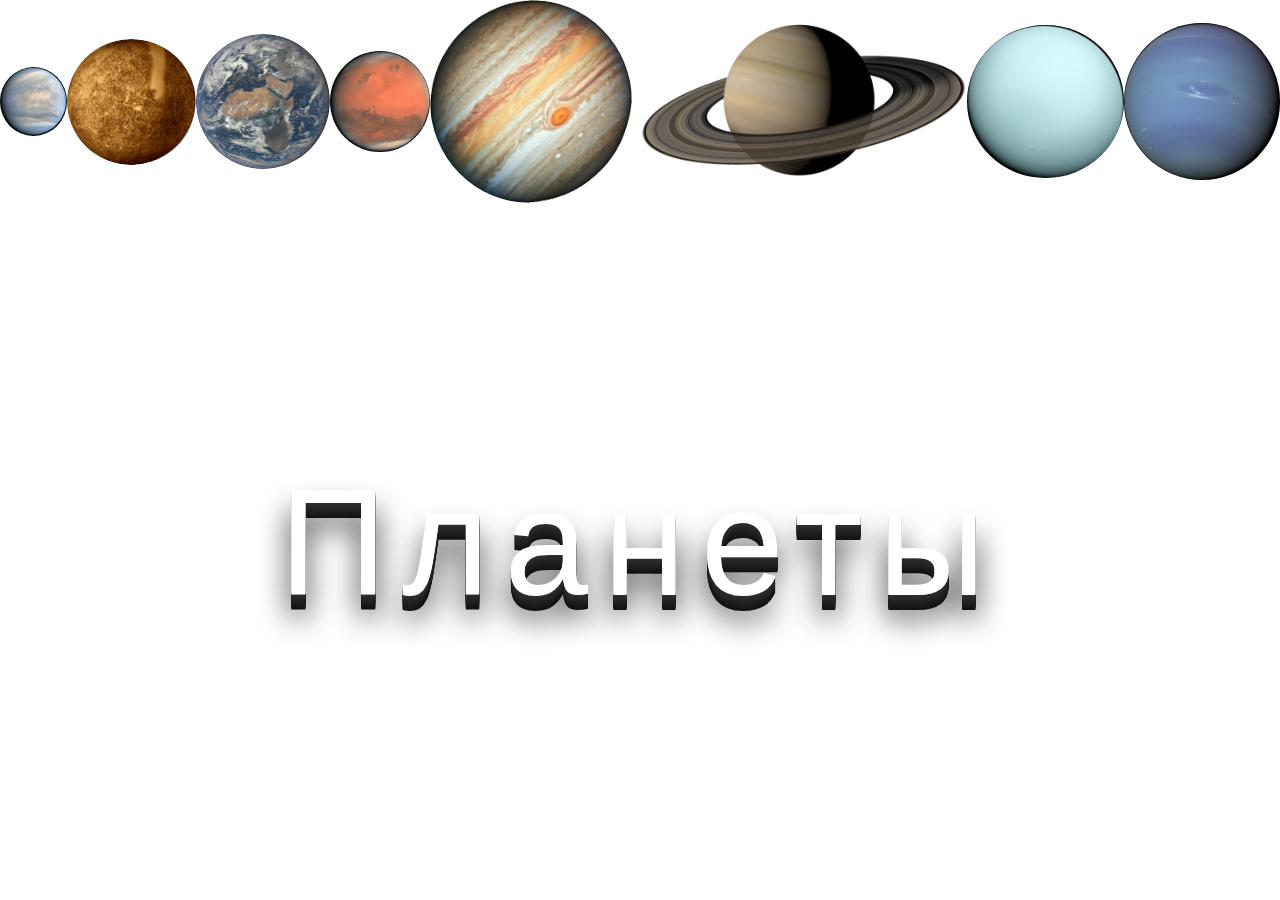
<file: index.html>
<!DOCTYPE html>
<html>
 <head>
  <meta charset="UTF-8">
  <title>Планеты</title>
  <link rel="shortcut icon" href="img/icon/icon.png" type="icon/png">
  <link rel="stylesheet" href="style.css">
 </head>
 <body class="body">
<div class="planets">
<td><a href="planet (1).html" style="width: 6%"><img class="planet" id="mercury" src="img/Planets/Mercury.jpg" alt="Меркурий"></a></td>

<td><a href="planet (2).html" style="width: 11.5%"><img class="planet" id="venus" src="img/Planets/Venus.png" alt="Венера"></a></td>

<td><a href="planet (3).html" style="width: 12%"><img class="planet" id="earth" src="img/Planets/Earth.png" alt="Земля"></a></td>

<td><a href="planet (4).html" style="width: 9%"><img class="planet" id="mars" src="img/Planets/Mars.jpg" alt="Марс"></a></td>

<td><a href="planet (5).html" style="width: 18%"><img class="planet" id="jupiter" src="img/Planets/Jupiter.png" alt="Юпитер"></a></td>

<td><a href="planet (6).html" style="width: 30%"><img class="planet" id="saturn" src="img/Planets/saturn.png" alt="Сатурн"></a></td>

<td><a href="planet (7).html" style="width: 14%"><img class="planet" id="uranus" src="img/Planets/Uranus.jpg" alt="Уран"></a></td>

<td><a href="planet (8).html" style="width: 14%"><img class="planet" id="neptune" src="img/Planets/Neptune.jpg" alt="Нептун"></a></td>
</div>

<p class="title">Планеты</p>

 </body>
</html>
</file>
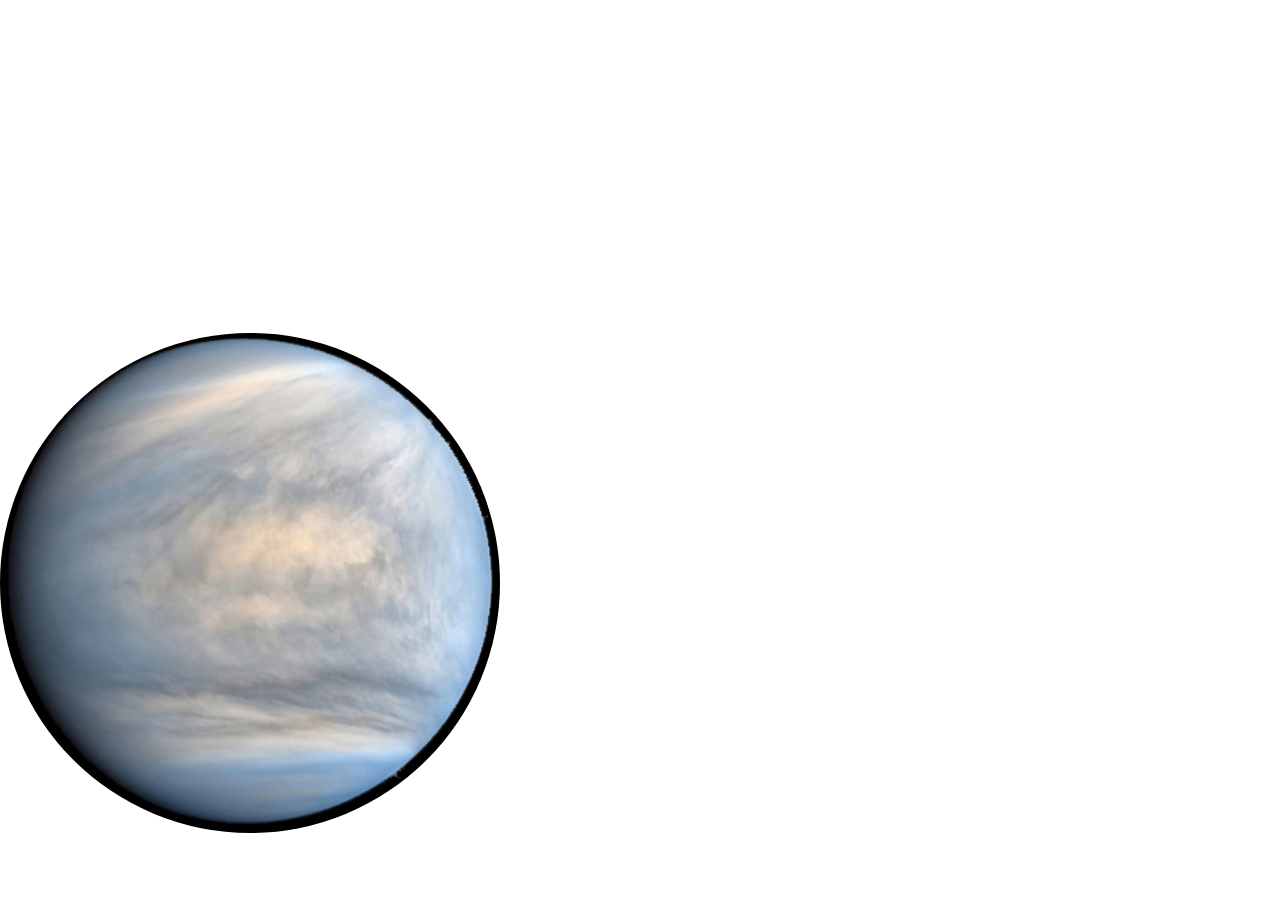
<file: planet (1).html>
<!DOCTYPE html>
<html>
 <head>
  <meta charset="UTF-8">
  <title>Меркурий описание</title>
  <link rel="shortcut icon" href="img/icon/icon3.png" type="icon3/png">
  <link rel="stylesheet" href="style2.css">
 </head>
 <body>
<h1 align="center">Меркурий</h1>
<h2 align="center">Описание</h2>
<ul>
	<li>Мерку́рий — ближайшая к Солнцу планета Солнечной системы, наименьшая из планет земной группы.</li> 
	<li>Названа в честь древнеримского бога торговли — быстрого Меркурия, поскольку она движется по небу быстрее других планет. </li>
	<li>Её период обращения вокруг Солнца составляет всего 87,97 дней — самый короткий среди всех планет Солнечной системы.</li>
	<li>Видимое расстояние Меркурия от Солнца, если смотреть с Земли, никогда не превышает 28°. </li>
	<li>Эта близость к Солнцу означает, что планету можно увидеть только в течение небольшого времени после захода или до восхода солнца, обычно в сумерках.</li>
</ul>
<p align="center"><a href="index.html">Назад</a></p>
<img style="border-radius: 50%" src="img/Planets/Mercury.jpg" width="500" height="500" alt="Меркурий">
 </body>
</html>
</file>
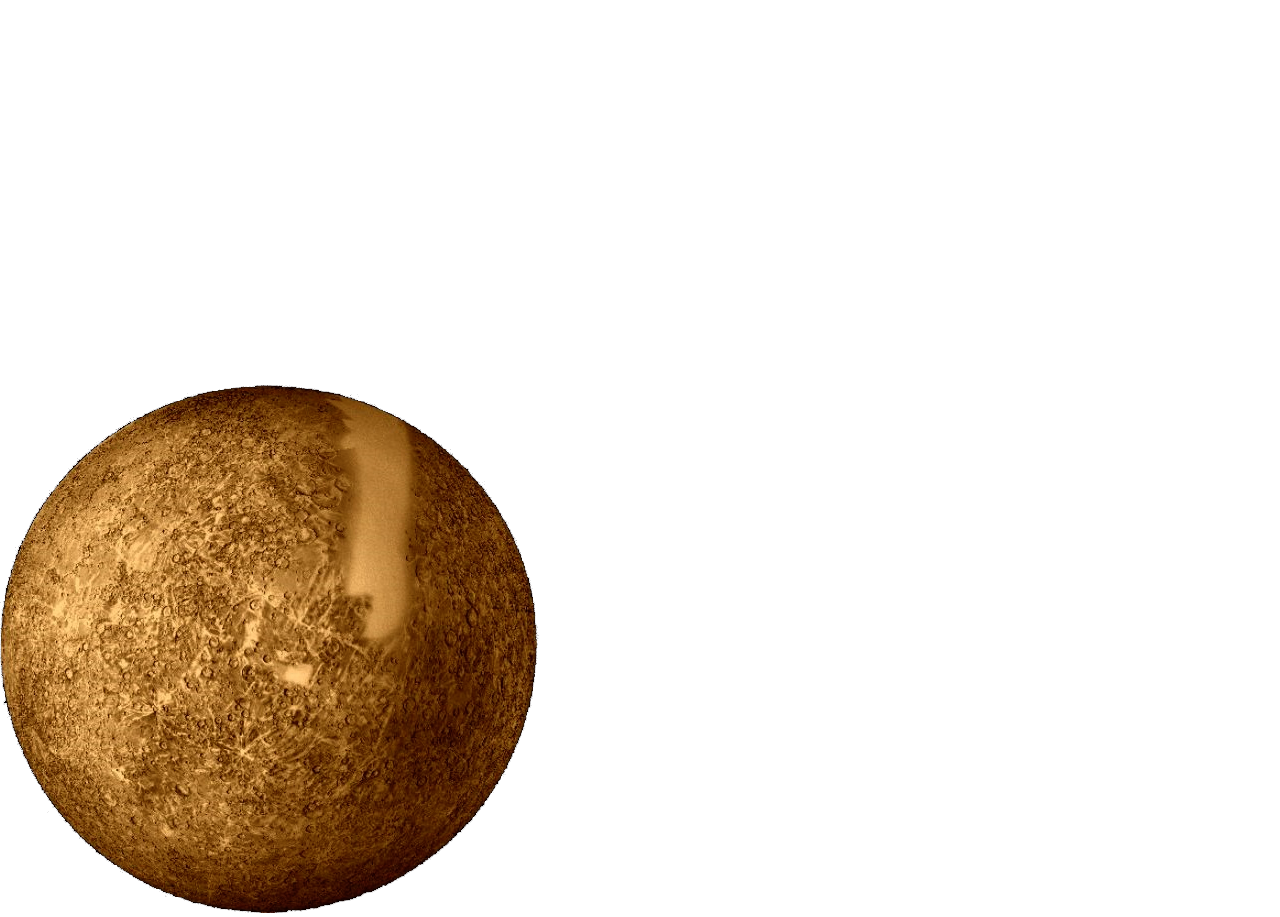
<file: planet (2).html>
<!DOCTYPE html>
<html>
 <head>
  <meta charset="UTF-8">
  <title>Венера описание</title>
  <link rel="shortcut icon" href="img/icon/icon6.png" type="icon6/png">
  <link rel="stylesheet" href="style2.css">
 </head>
 <body>
<h1 align="center">Венера</h1>
<h2 align="center">Описание</h2>
<ul>
  <li>Вене́ра — вторая по удалённости от Солнца планета Солнечной системы, наряду с Меркурием, Землёй и Марсом принадлежащая к семейству планет земной группы.</li>
  <li>Названа в честь древнеримской богини любви Венеры.</li>
  <li>По ряду характеристик — например, по массе и размерам — Венера считается «сестрой» Земли.</li>
  <li>Венерианский год составляет 224,7 земных суток.</li>
  <li>Она имеет самый длинный период вращения вокруг своей оси (около 243 земных суток, в среднем 243,0212 ± 0,00006 сут) среди всех планет Солнечной системы и вращается в направлении, противоположном направлению вращения большинства планет.</li>
  <li>Венера не имеет естественных спутников.</li>
</ul>
<p align="center"><a href="index.html">Назад</a></p>
<img src="img/Planets/Venus.png" alt="Венера">
</body>
</html>
</file>
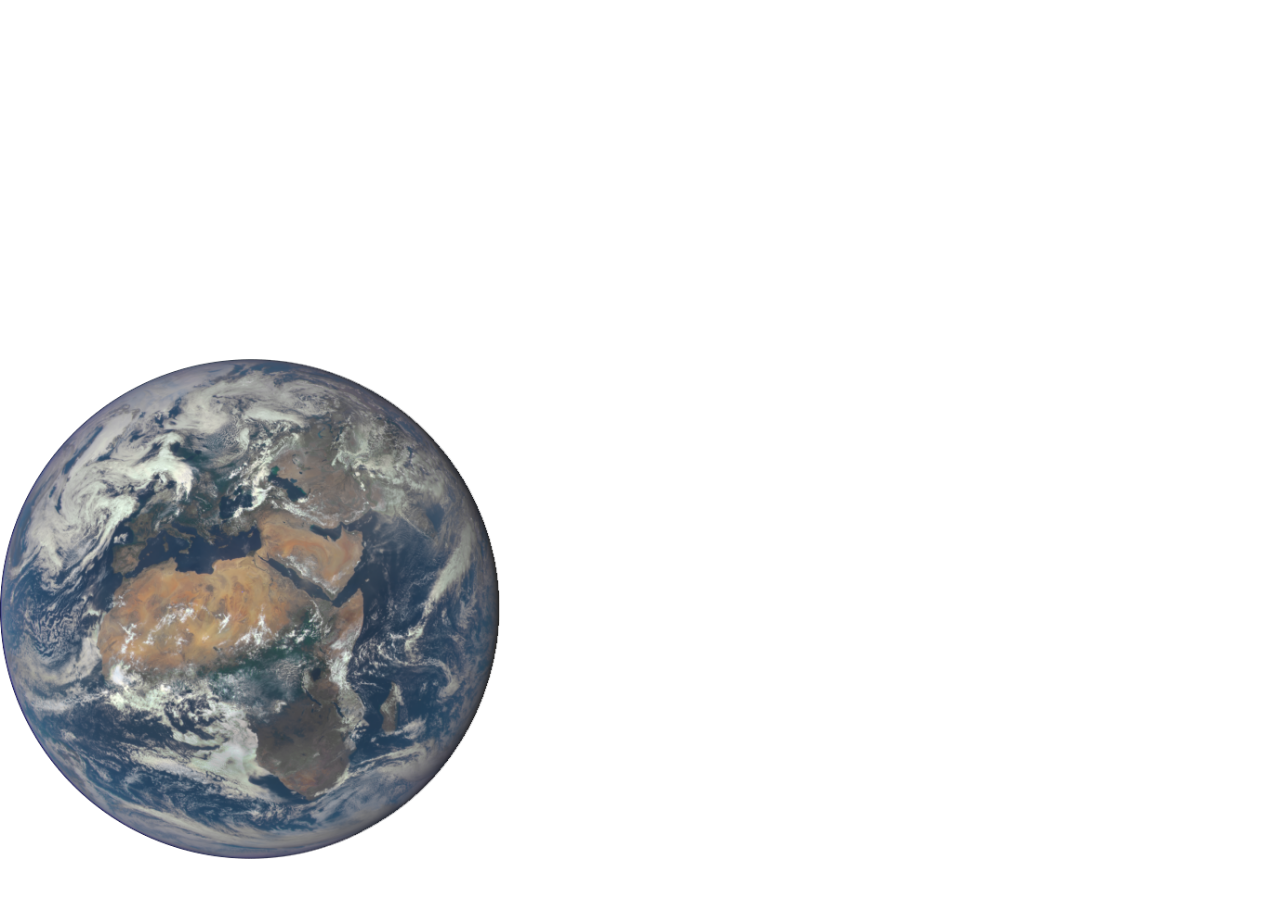
<file: planet (3).html>
<!DOCTYPE html>
<html>
 <head>
  <meta charset="UTF-8">
  <title>Земля описание</title>
  <link rel="shortcut icon" href="img/icon/icon4.png" type="icon4/png">
  <link rel="stylesheet" href="style2.css">
 </head>
 <body>
<h1 align="center">Земля</h1>
<h2 align="center">Описание</h2>
<ul>
	<li>Земля́ — третья по удаленности от Солнца планета Солнечной системы. </li>
	<li>Самая плотная, пятая по диаметру и массе среди всех планет и крупнейшая среди планет земной группы, в которую входят также Меркурий, Венера и Марс. </li>
	<li>Единственное известное человеку на данный момент тело Солнечной системы в частности и Вселенной вообще, населенное живыми организмами.</li>
	<li>В публицистике и научно-популярной литературе могут использоваться синонимические термины — мир, голубая планета, Терра (от лат. Terra).</li>
</ul>
<p align="center"><a href="index.html">Назад</a></p>
<img src="img/Planets/Earth.png" width="500" height="500" alt="Земля">
 </body>
</html>
</file>
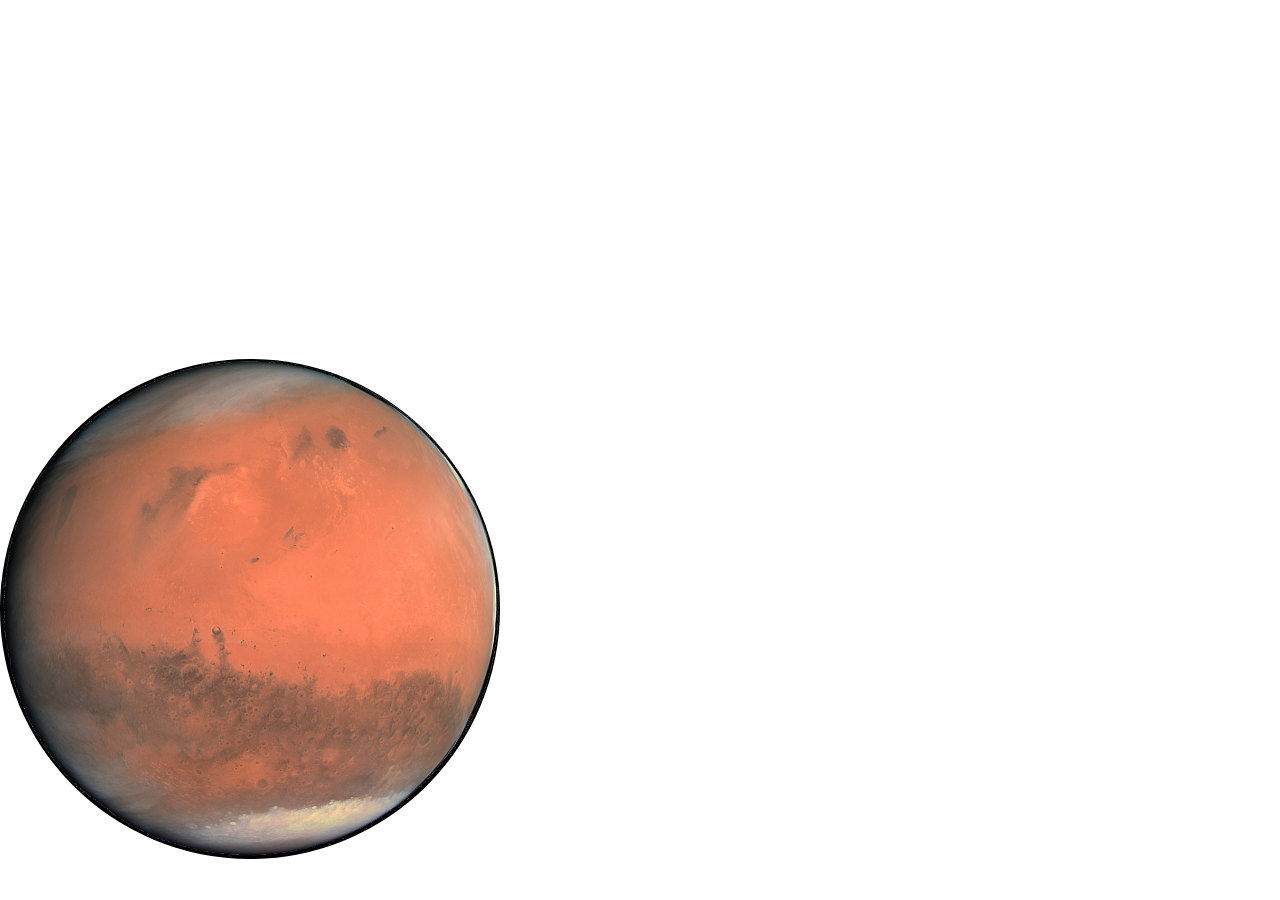
<file: planet (4).html>
<!DOCTYPE html>
<html>
 <head>
  <meta charset="UTF-8">
  <title>Марс описание</title>
  <link rel="shortcut icon" href="img/icon/icon2.png" type="icon2/png">
  <link rel="stylesheet" href="style2.css">
 </head>
 <body>
<h1 align="center">Марс</h1>
<h2 align="center">Описание</h2>
<ul>
	<li>Марс — четвёртая по удалённости от Солнца и седьмая по размерам планета Солнечной системы; масса планеты составляет 10,7 % массы Земли.</li> 
	<li>Названа в честь Марса — древнеримского бога войны, соответствующего древнегреческому Аресу Иногда Марс называют «красной планетой» из-за красноватого оттенка поверхности, передаваемого ей минералом магнитом — γ-оксидом железа,  Марс — планета земной группы с разреженной атмосферой (давление у поверхности в 160 раз меньше земного).</li>
	<li>Перейти к разделу Атмосфера и климат Особенностями поверхностного рельефа Марса можно считать ударные кратеры наподобие лунных, а также вулканы, долины, пустыни и полярные ледниковые шапки наподобие земных.</li>
</ul>
<p align="center"><a href="index.html">Назад</a></p>
<img style="border-radius: 50%" src="img/Planets/Mars.jpg" width="500" height="500" alt="Марс">
 </body>
</html>
</file>
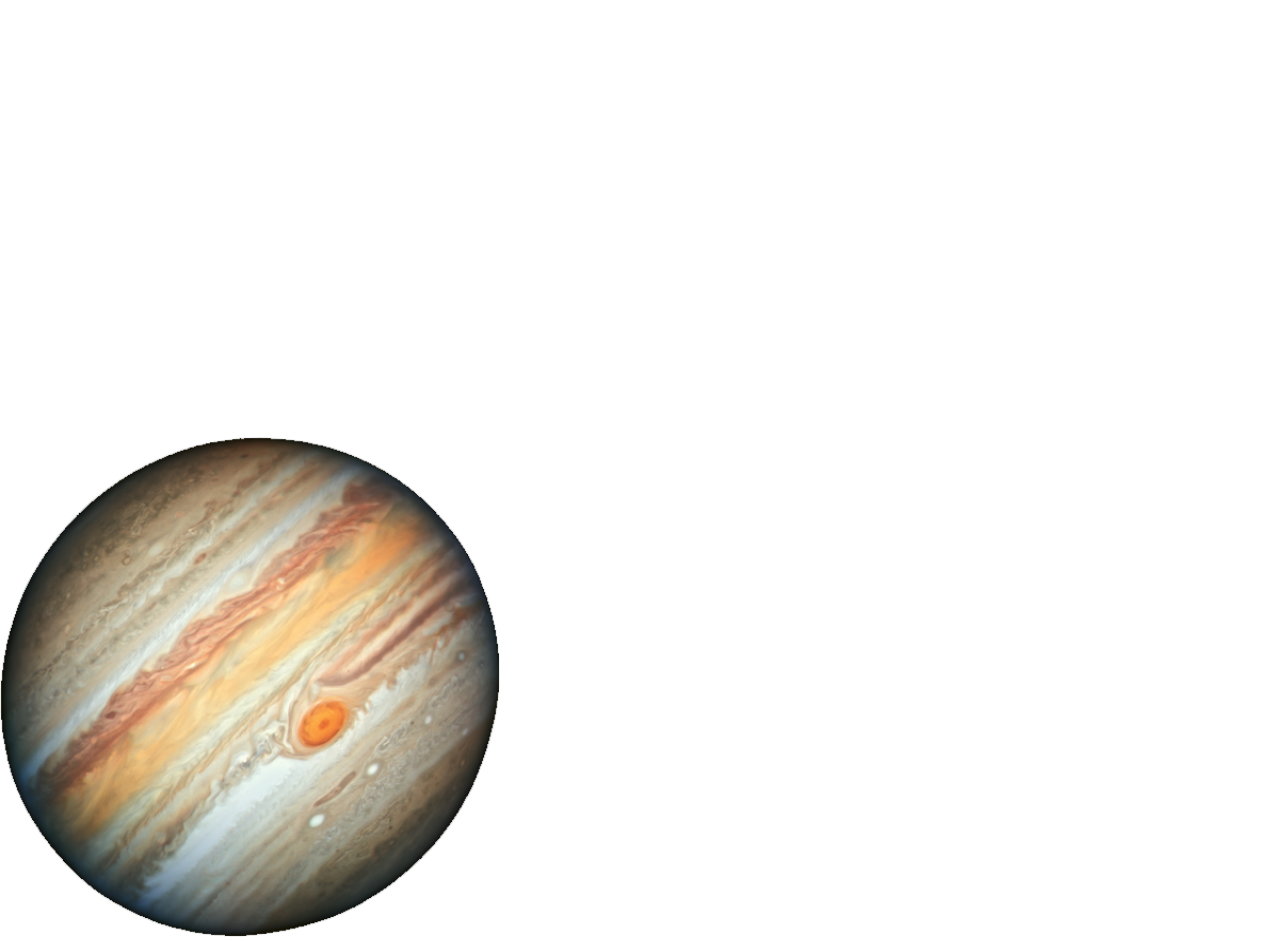
<file: planet (5).html>
<!DOCTYPE html>
<html>
 <head>
  <meta charset="UTF-8">
  <title>Юпитер описание</title>
  <link rel="shortcut icon" href="img/icon/icon5.png" type="icon5/png">
  <link rel="stylesheet" href="style2.css">
 </head>
 <body>
<h1 align="center">Юпитер</h1>
<h2 align="center">Описание</h2>
<ul>
	<li>Юпи́тер — крупнейшая планета Солнечной системы, пятая по удалённости от Солнца.</li>
	<li>Наряду с Сатурном, Ураном и Нептуном, Юпитер классифицируется как газовый гигант.Планета была известна людям с глубокой древности, что нашло своё отражение в мифологии и религиозных верованиях различных культур: месопотамской, вавилонской, греческой и других.</li> 
	<li>Современное название Юпитера происходит от имени древнеримского верховного бога-громовержца.</li> 
	<li>Ряд атмосферных явлений на Юпитере: штормы, молнии, полярные сияния, — имеет масштабы, на порядки превосходящие земные.</li>
	<li>Примечательным образованием в атмосфере является Большое красное пятно — гигантский шторм, известный с XVII века.</li>
	<li>Юпитер имеет, по крайней мере, 79 спутников, самые крупные из которых — Ио, Европа, Ганимед и Каллисто— были открыты Галилео Галилеем в 1610 году.</li>
</ul>
<p align="center"><a href="index.html">Назад</a></p>
<img src="img/Planets/Jupiter.png" width="500" height="500" alt="Меркурий">
 </body>
</html>
</file>
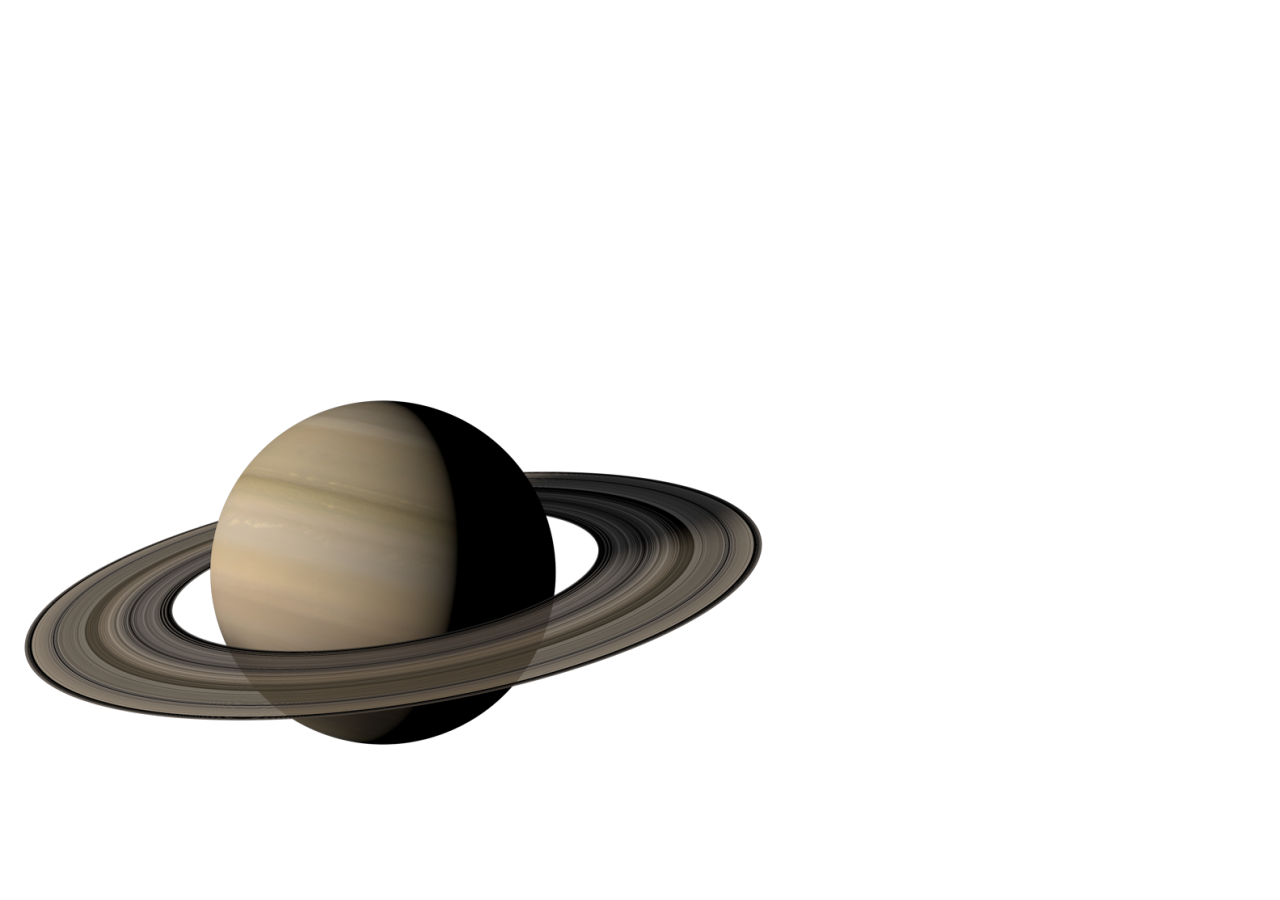
<file: planet (6).html>
<!DOCTYPE html>
<html>
 <head>
  <meta charset="UTF-8">
  <title>Сатурн описание</title>
  <link rel="shortcut icon" href="img/icon/saturn.png" type="saturn/png">
  <link rel="stylesheet" href="style2.css">
 </head>
 <body>
<h1 align="center">Сатурн</h1>
<h2 align="center">Описание</h2>
<ul>
	<li>Сату́рн — шестая планета от Солнца и вторая по размерам планета в Солнечной системе после Юпитера.</li> 
	<li>Сатурн, а также Юпитер, Уран и Нептун, классифицируются как планеты-гиганты. </li>
	<li>Сатурн назван в честь римского бога земледелия. Символ Сатурна — серп.</li>
	<li>В основном Сатурн состоит из водорода, с примесями гелия и следами воды, метана, аммиака и тяжёлых элементов. </li>
	<li>Внутренняя область представляет собой относительно небольшое ядро из железа, никеля и льда, покрытое тонким слоем металлического водорода и газообразным внешним слоем. </li>
	<li>Внешняя атмосфера планеты кажется из космоса спокойной и однородной, хотя иногда на ней появляются долговременные образования.</li>
</ul>
<p align="center"><a href="index.html">Назад</a></p>
<img src="img/Planets/saturn.png" alt="Сатурн">
 </body>
</html>
</file>
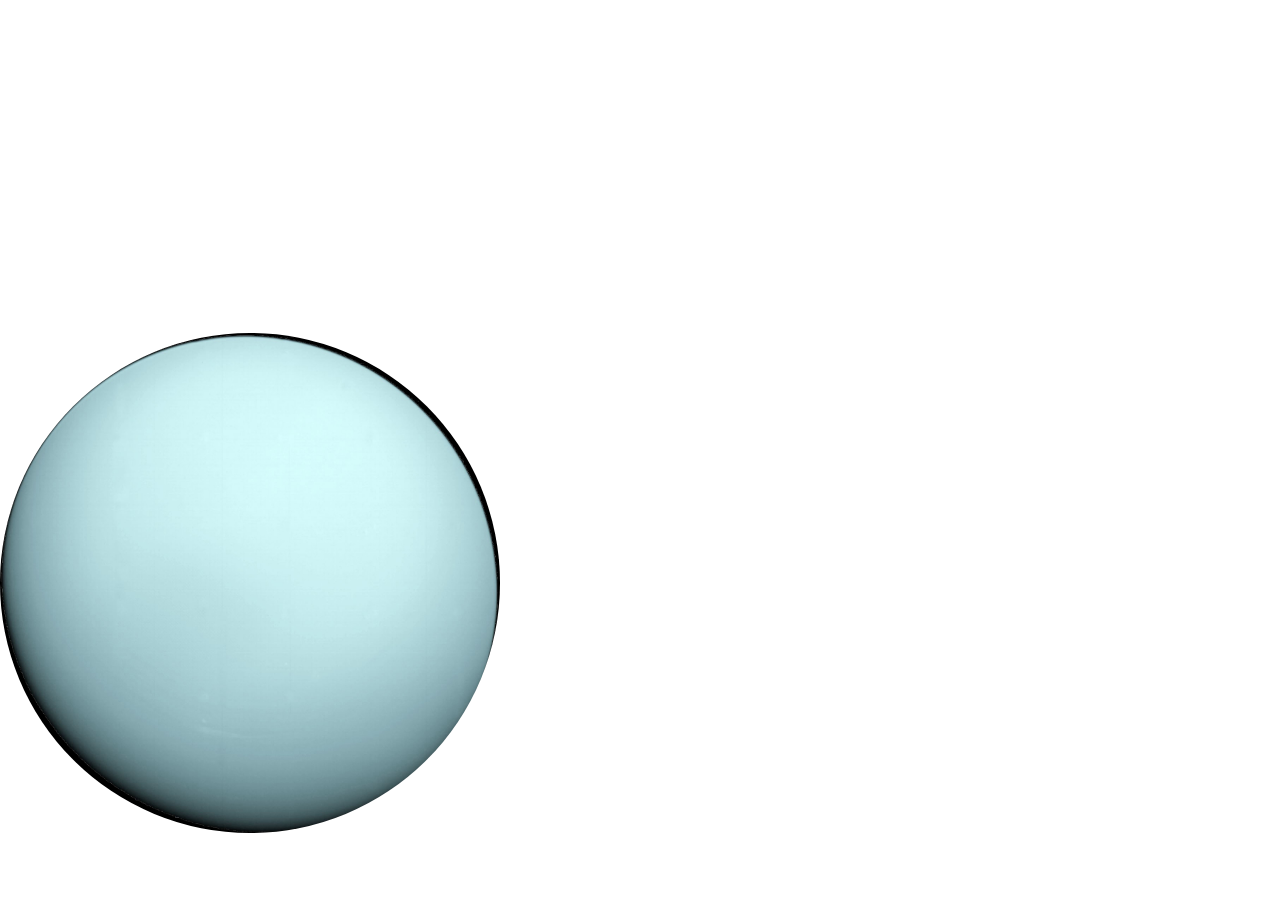
<file: planet (7).html>
<!DOCTYPE html>
<html>
 <head>
  <meta charset="UTF-8">
  <title>Уран описание</title>
  <link rel="shortcut icon" href="img/icon/yran.png" type="yran/png">
  <link rel="stylesheet" href="style2.css">
 </head>
 <body>
<h1 align="center">Уран</h1>
<h2 align="center">Описание</h2>
<ul>
	<li>Ура́н — планета Солнечной системы, седьмая по удалённости от Солнца, третья по диаметру и четвёртая по массе.</li>
	<li>Была открыта в 1781 году английским астрономом Уильямом Гершелем и названа в честь греческого бога неба Урана.</li>
	<li>Уран стал первой планетой, обнаруженной в Новое время и при помощи телескопа.</li>
	<li>Его открыл Уильям Гершель 13 марта 1781 года, тем самым впервые со времён античности расширив границы Солнечной системы в глазах человека.</li>
	<li>Несмотря на то, что порой Уран различим невооруженным глазом, более ранние наблюдатели принимали его за тусклую звезду.</li>
</ul>
<p align="center"><a href="index.html">Назад</a></p>
<img style="border-radius: 50%" src="img/Planets/Uranus.jpg" width="500" height="500" alt="Меркурий">
 </body>
</html>
</file>
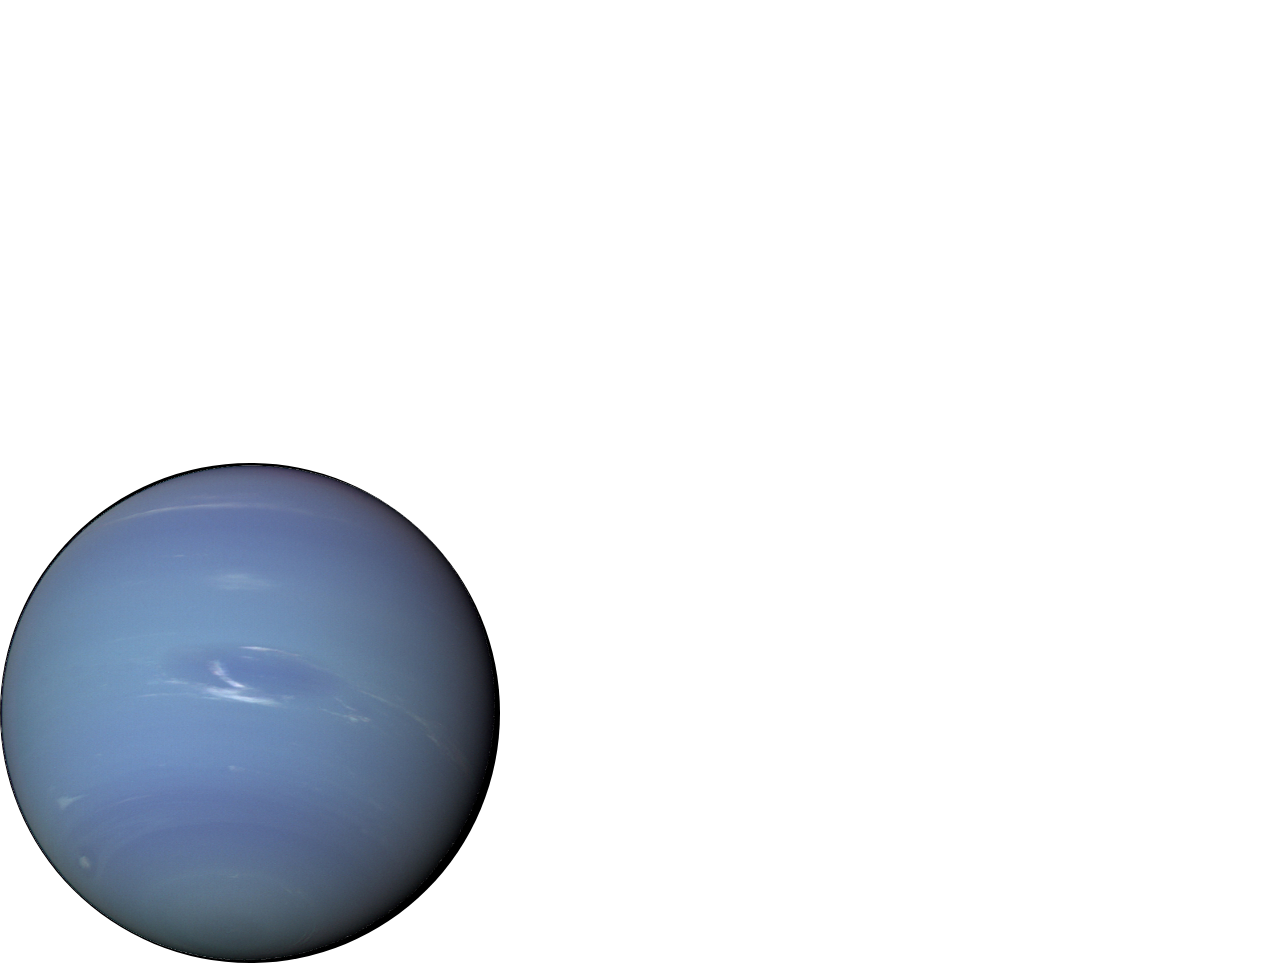
<file: planet (8).html>
<!DOCTYPE html>
<html>
 <head>
  <meta charset="UTF-8">
  <title>Нептун описание</title>
  <link rel="shortcut icon" href="img/icon/neptyn.png" type="neptyn/png">
  <link rel="stylesheet" href="style2.css">
 </head>
 <body>
<h1 align="center">Нептун</h1>
<h2 align="center">Описание</h2>
<ul>
	<li>Непту́н — восьмая и самая дальняя от Земли планета Солнечной системы.</li>
	<li>По диаметру находится на четвертом месте, а по массе — на третьем. </li>
	<li>Масса Нептуна в 17,2 раза, а диаметр экватора в 3,9 раза больше земных. </li>
	<li>Планета была названа в честь римского бога морей.</li> 
	<li>Обнаруженный 23 сентября 1846 года, Нептун стал первой планетой, открытой благодаря математическим расчётам. </li>
	<li>Обнаружение непредвиденных изменений в орбите Урана породило гипотезу о неизвестной планете, гравитационным возмущающим влиянием которой они и обусловлены. </li>
	<li>Нептун был найден в пределах предсказанного положения. </li>
	<li>Вскоре был открыт и его спутник Тритон, однако остальные 13 спутников, известные ныне, были неизвестны до XX века. </li>
	<li>Нептун был посещён лишь одним космическим аппаратом, «Вояджером-2», который пролетел вблизи от планеты 25 августа 1989 года.</li>
</ul>
<p align="center"><a href="index.html">Назад</a></p>
<img style="border-radius: 50%" src="img/Planets/Neptune.jpg" width="500" height="500" alt="Меркурий">
 </body>
</html>
</file>
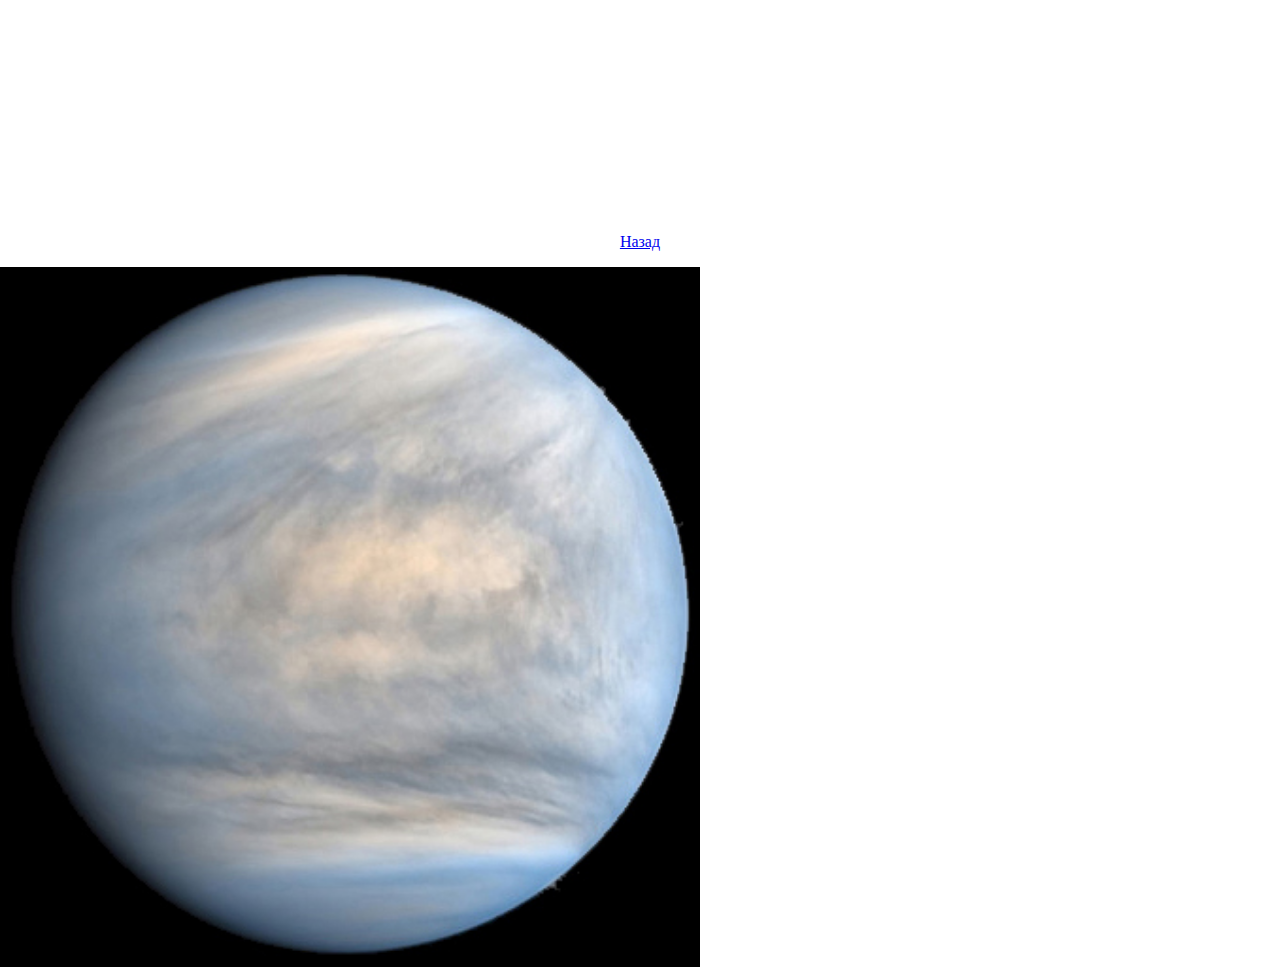
<file: Hakaton-2/Hakaton-2/planet (1).html>
<!DOCTYPE html>
<html>
 <head>
  <meta charset="UTF-8">
  <title>Меркурий описание</title>
  <link rel="shortcut icon" href="img/icon/icon3.png" type="icon3/png">
  <link rel="stylesheet" href="style2.css">
 </head>
 <body>
<h1 align="center">Меркурий</h1>
<h2 align="center">Описание</h2>
<ul>
	<li>Мерку́рий — ближайшая к Солнцу планета Солнечной системы, наименьшая из планет земной группы.</li> 
	<li>Названа в честь древнеримского бога торговли — быстрого Меркурия, поскольку она движется по небу быстрее других планет. </li>
	<li>Её период обращения вокруг Солнца составляет всего 87,97 дней — самый короткий среди всех планет Солнечной системы.</li>
	<li>Видимое расстояние Меркурия от Солнца, если смотреть с Земли, никогда не превышает 28°. </li>
	<li>Эта близость к Солнцу означает, что планету можно увидеть только в течение небольшого времени после захода или до восхода солнца, обычно в сумерках.</li>
</ul>
<p align="center"><a href="index.html">Назад</a></p>
<img src="img/Planets/Mercury.jpg" width="700" height="700" alt="Меркурий">
 </body>
</html>
</file>
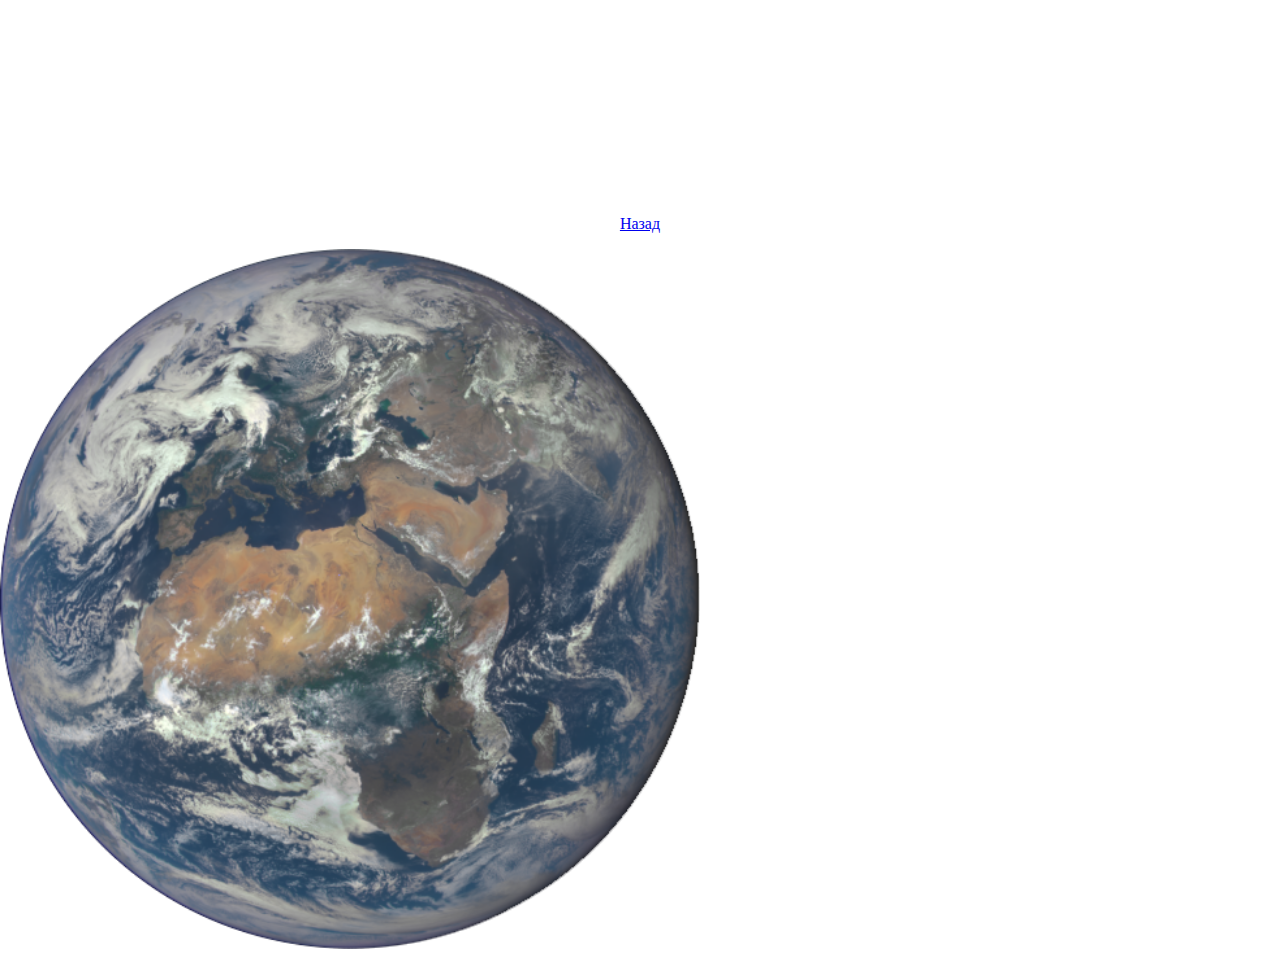
<file: Hakaton-2/Hakaton-2/planet (3).html>
<!DOCTYPE html>
<html>
 <head>
  <meta charset="UTF-8">
  <title>Земля описание</title>
  <link rel="shortcut icon" href="img/icon/icon4.png" type="icon4/png">
  <link rel="stylesheet" href="style2.css">
 </head>
 <body>
<h1 align="center">Земля</h1>
<h2 align="center">Описание</h2>
<ul>
	<li>Земля́ — третья по удаленности от Солнца планета Солнечной системы. </li>
	<li>Самая плотная, пятая по диаметру и массе среди всех планет и крупнейшая среди планет земной группы, в которую входят также Меркурий, Венера и Марс. </li>
	<li>Единственное известное человеку на данный момент тело Солнечной системы в частности и Вселенной вообще, населенное живыми организмами.</li>
	<li>В публицистике и научно-популярной литературе могут использоваться синонимические термины — мир, голубая планета, Терра (от лат. Terra).</li>
</ul>
<p align="center"><a href="index.html">Назад</a></p>
<img src="img/Planets/Earth.png" width="700" height="700" alt="Земля">
 </body>
</html>
</file>
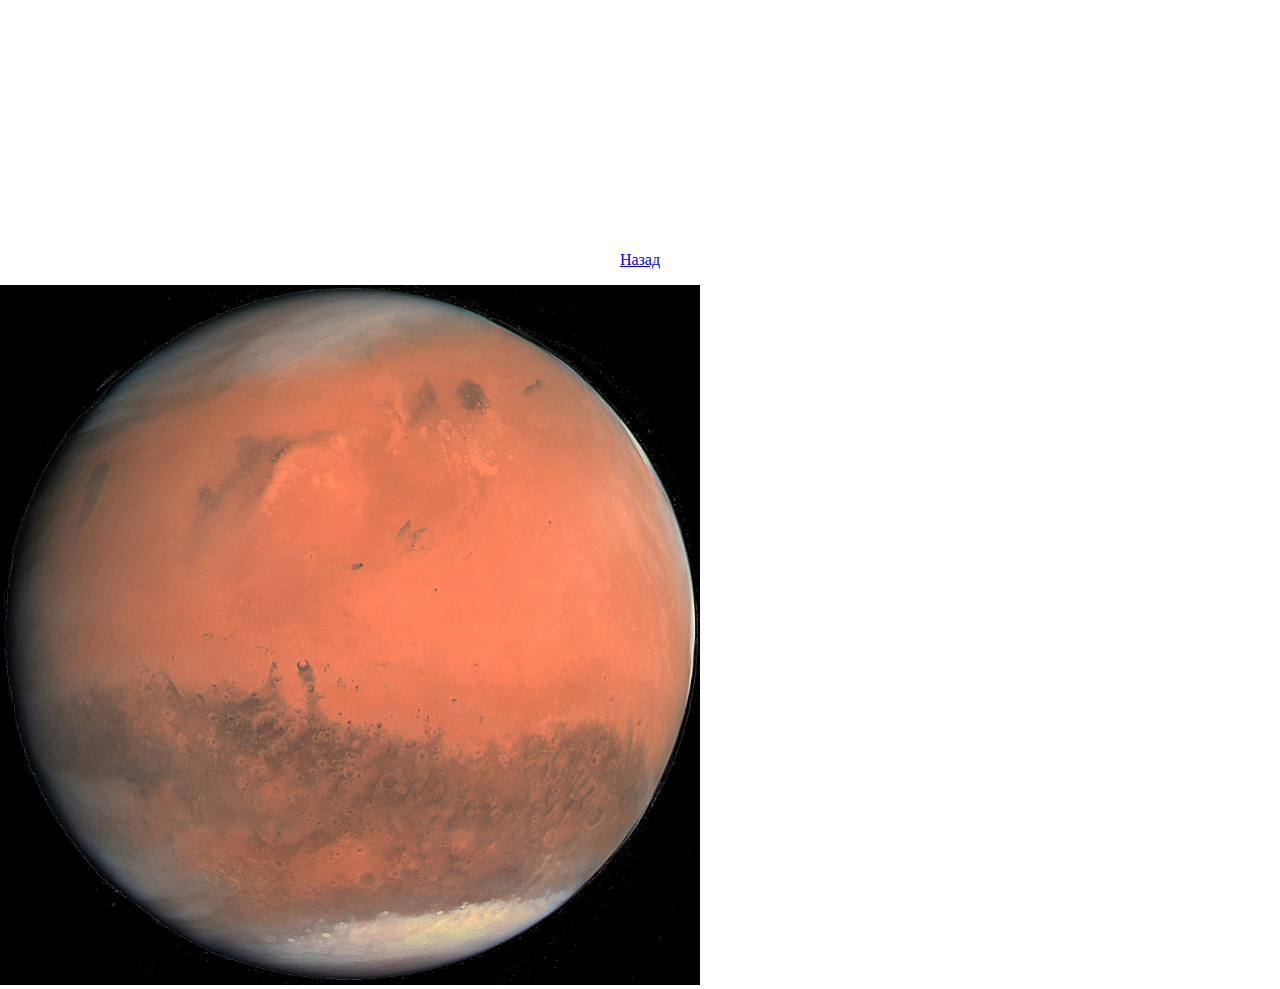
<file: Hakaton-2/Hakaton-2/planet (4).html>
<!DOCTYPE html>
<html>
 <head>
  <meta charset="UTF-8">
  <title>Марс описание</title>
  <link rel="shortcut icon" href="img/icon/icon2.png" type="icon2/png">
  <link rel="stylesheet" href="style2.css">
 </head>
 <body>
<h1 align="center">Марс</h1>
<h2 align="center">Описание</h2>
<ul>
	<li>Марс — четвёртая по удалённости от Солнца и седьмая по размерам планета Солнечной системы; масса планеты составляет 10,7 % массы Земли.</li> 
	<li>Названа в честь Марса — древнеримского бога войны, соответствующего древнегреческому Аресу Иногда Марс называют «красной планетой» из-за красноватого оттенка поверхности, передаваемого ей минералом магнитом — γ-оксидом железа,  Марс — планета земной группы с разреженной атмосферой (давление у поверхности в 160 раз меньше земного).</li>
	<li>Перейти к разделу Атмосфера и климат Особенностями поверхностного рельефа Марса можно считать ударные кратеры наподобие лунных, а также вулканы, долины, пустыни и полярные ледниковые шапки наподобие земных.</li>
</ul>
<p align="center"><a href="index.html">Назад</a></p>
<img src="img/Planets/Mars.jpg" width="700" height="700" alt="Марс">
 </body>
</html>
</file>
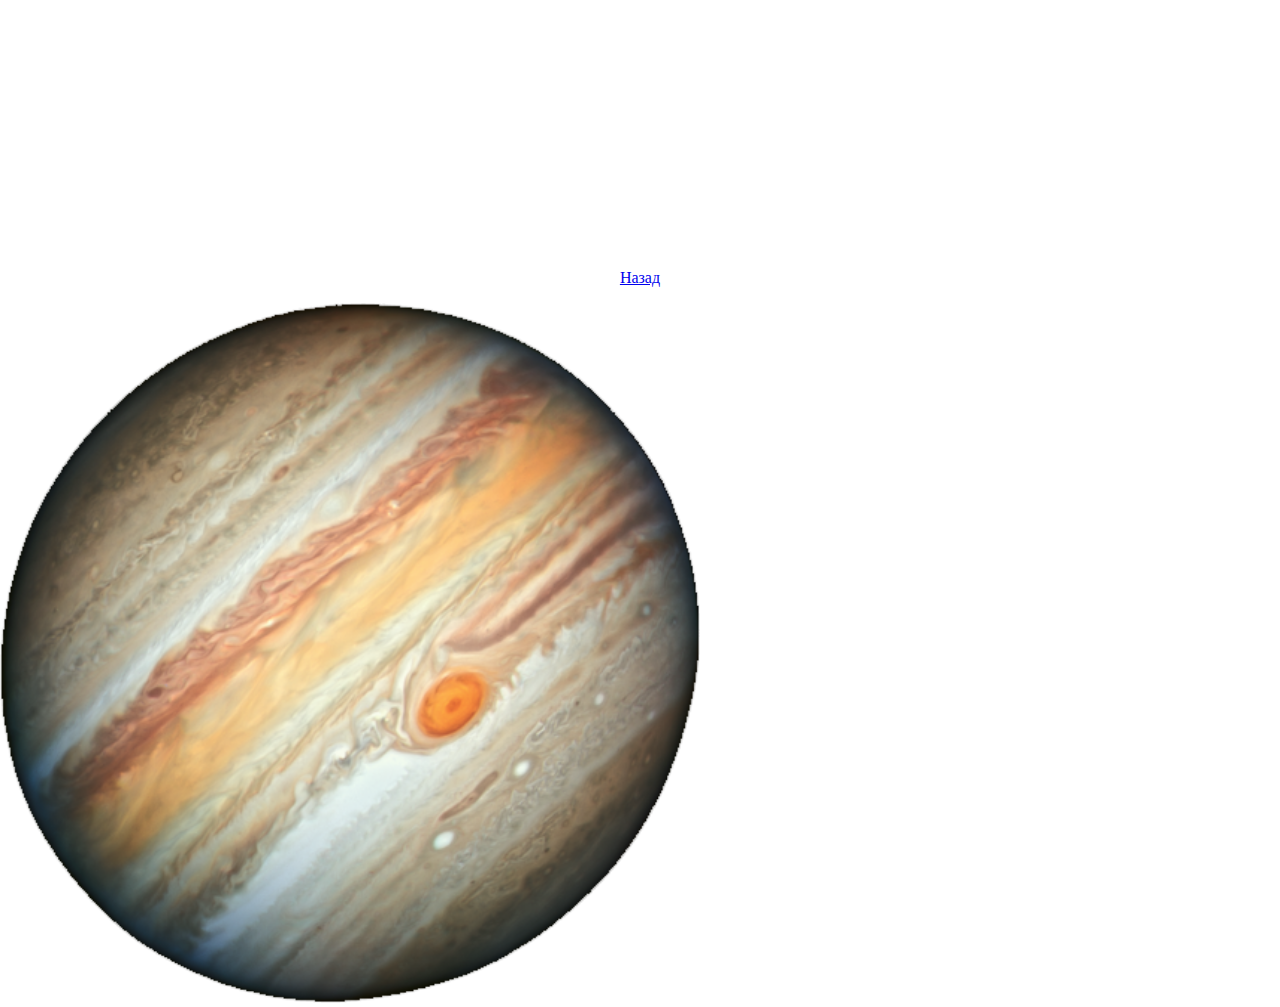
<file: Hakaton-2/Hakaton-2/planet (5).html>
<!DOCTYPE html>
<html>
 <head>
  <meta charset="UTF-8">
  <title>Юпитер описание</title>
  <link rel="shortcut icon" href="img/icon/icon5.png" type="icon5/png">
  <link rel="stylesheet" href="style2.css">
 </head>
 <body>
<h1 align="center">Юпитер</h1>
<h2 align="center">Описание</h2>
<ul>
	<li>Юпи́тер — крупнейшая планета Солнечной системы, пятая по удалённости от Солнца.</li>
	<li>Наряду с Сатурном, Ураном и Нептуном, Юпитер классифицируется как газовый гигант.Планета была известна людям с глубокой древности, что нашло своё отражение в мифологии и религиозных верованиях различных культур: месопотамской, вавилонской, греческой и других.</li> 
	<li>Современное название Юпитера происходит от имени древнеримского верховного бога-громовержца.</li> 
	<li>Ряд атмосферных явлений на Юпитере: штормы, молнии, полярные сияния, — имеет масштабы, на порядки превосходящие земные.</li>
	<li>Примечательным образованием в атмосфере является Большое красное пятно — гигантский шторм, известный с XVII века.</li>
	<li>Юпитер имеет, по крайней мере, 79 спутников, самые крупные из которых — Ио, Европа, Ганимед и Каллисто— были открыты Галилео Галилеем в 1610 году.</li>
</ul>
<p align="center"><a href="index.html">Назад</a></p>
<img src="img/Planets/Jupiter.png" width="700" height="700" alt="Меркурий">
 </body>
</html>
</file>
<file: style.css>
.body{
	margin: 0;
	padding: 0;
	color: white;
	background-image: url("https://scx2.b-cdn.net/gfx/news/hires/2018/milkyway.jpg");
	background-size: cover;
	background-position: center;
}
a {
	width: 100%;
}
.planet{
	border-radius: 50%;
	width: 100%;

	/* width: 200px;
	height: 200px;
	border: 8px solid white; */
}
/* здесь для Сатурна убираем загругление уголков, потому что у него кольца  */
#saturn {
	border-radius: 0;
}
.planets{
	width: 100%;
	display: flex;
	justify-content: space-around;
	align-items: center;
}
.title{
	font-family: sans-serif;
	margin-top: 250px;
	font-size: 150px;
	display: flex;
	justify-content: center;
	color: transparent;
	color: white;
	letter-spacing: .1em;
	text-shadow: 0 -1px 0 #fff, 0 1px 0 #2e2e2e,
	 0 2px 0 #2c2c2c, 0 3px 0 #2a2a2a,
	 0 4px 0 #282828, 0 5px 0 #262626,
	 0 6px 0 #242424, 0 7px 0 #222,
	 0 8px 0 #202020, 0 9px 0 #1e1e1e,
	 0 10px 0 #1c1c1c, 0 11px 0 #1a1a1a,
	 0 12px 0 #181818, 0 13px 0 #161616,
	 0 14px 0 #141414, 0 15px 0 #121212,
	 0 22px 30px rgba(0,0,0,0.9);
}
</file>
<file: style2.css>
body{
	margin: 0;
	padding: 0;
	color: white;
	background-image: url("https://scx2.b-cdn.net/gfx/news/hires/2018/milkyway.jpg");
	background-size: cover;
	background-position: center;
}
a {
	color: white;
}
ul li {
	font-size: 1.4rem;
}
</file>
<file: Hakaton-2/Hakaton-2/style2.css>
body{
	margin: 0;
	padding: 0;
	color: white;
	background-image: url("https://scx2.b-cdn.net/gfx/news/hires/2018/milkyway.jpg");
	background-size: cover;
	background-position: center;
}
</file>
